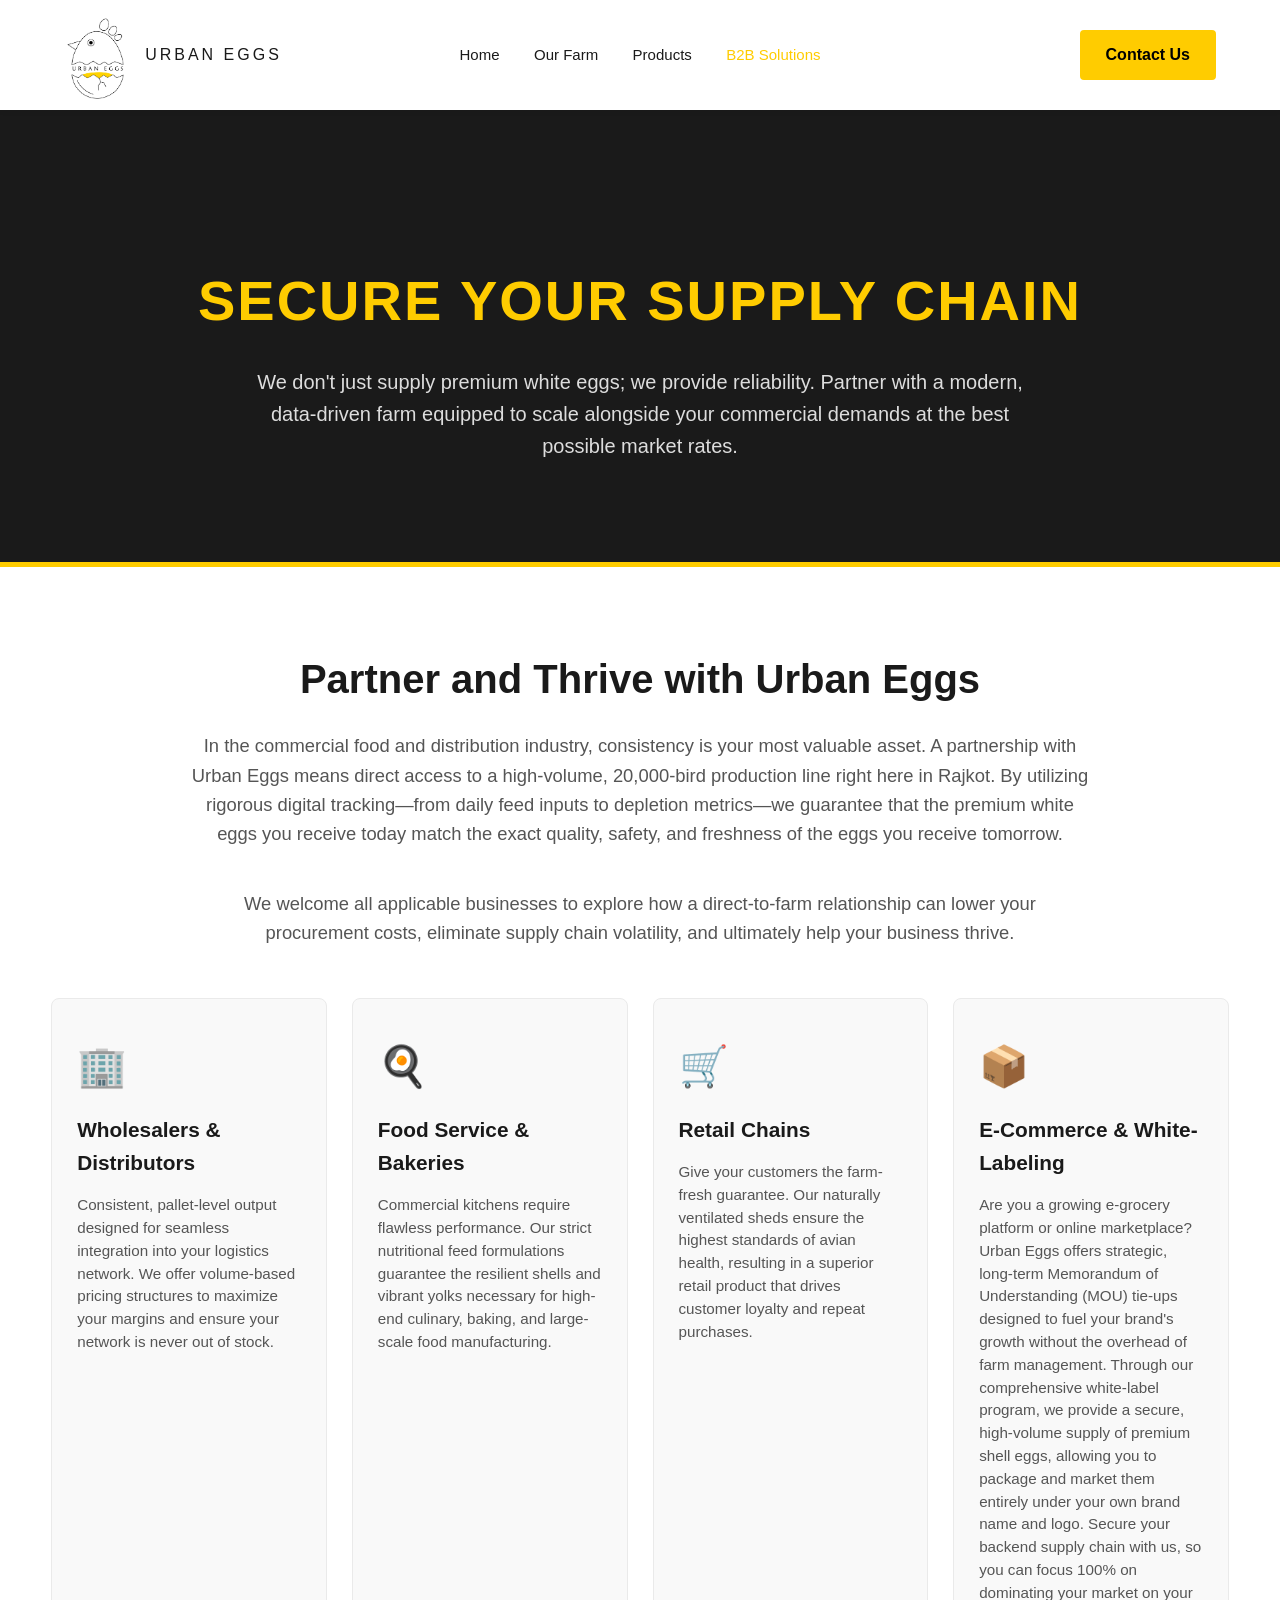
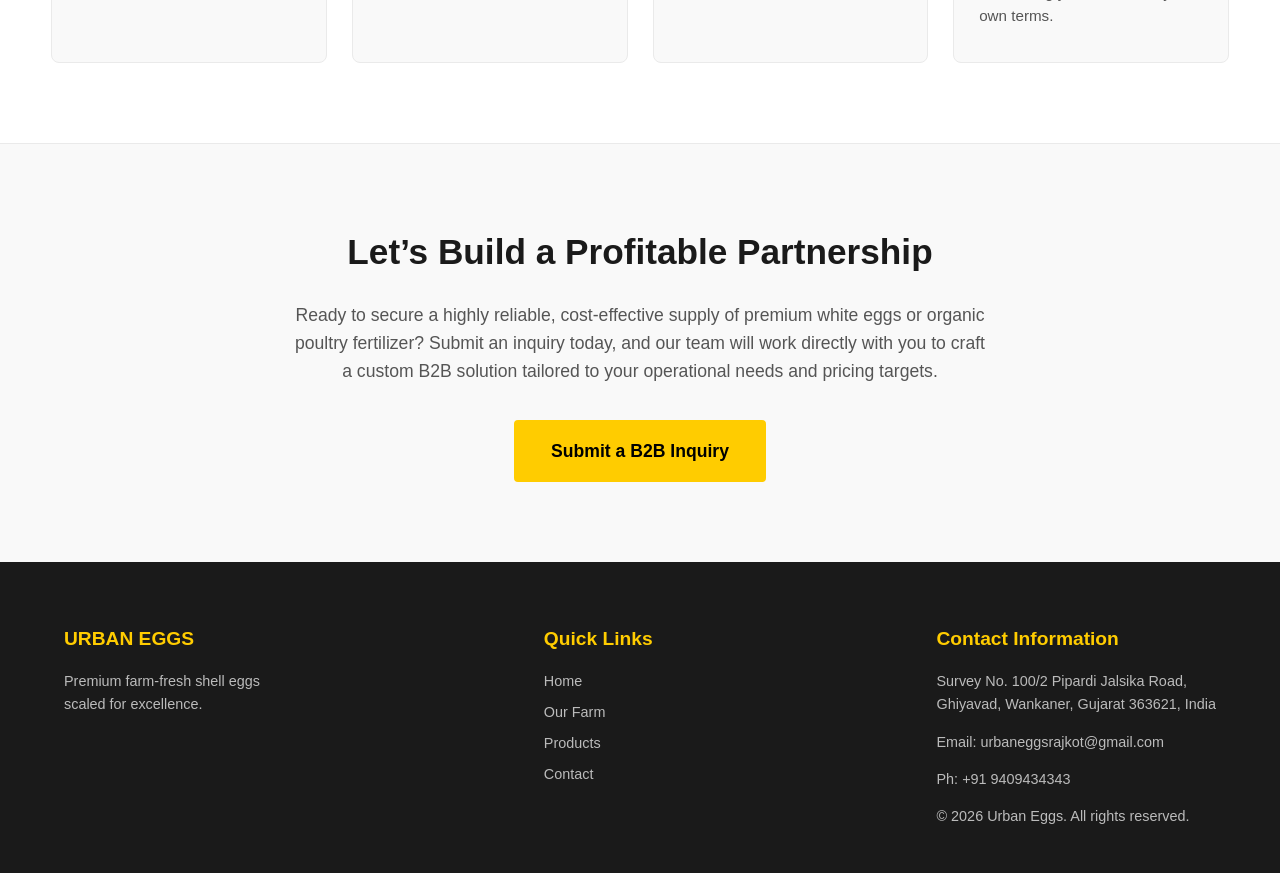
<file: b2b.html>
<!DOCTYPE html>
<html lang="en">
<head>
    <meta charset="UTF-8">
    <meta name="viewport" content="width=device-width, initial-scale=1.0">
    <title>B2B Solutions | Urban Eggs</title>
    <!-- This line adds your logo to the browser tab -->
    <link rel="icon" type="image/jpeg" href="Final Logo.jpeg">
    <style>
        /* Global Styles */
        :root {
            --primary-yellow: #FFCC00;
            --text-dark: #1a1a1a;
            --text-light: #555555;
            --bg-gray: #f9f9f9;
        }
        body {
            font-family: 'Optima', 'Segoe UI', Tahoma, Geneva, Verdana, sans-serif;
            margin: 0;
            padding: 0;
            color: var(--text-dark);
            line-height: 1.6;
            background-color: #ffffff;
        }
        a {
            text-decoration: none;
            color: inherit;
        }

        /* Navigation */
        header {
            display: flex;
            justify-content: space-between;
            align-items: center;
            padding: 5px 5vw;
            background-color: #ffffff;
            box-shadow: 0 2px 5px rgba(0,0,0,0.05);
            position: sticky;
            top: 0;
            z-index: 100;
            min-height: 90px;
        }
        .header-left {
            display: flex;
            flex-direction: row; 
            align-items: center; 
            text-align: left;
            gap: 15px; 
        }
        .header-left img {
            height: 100px; 
            margin: 0; 
            padding: 0;
            display: block; 
        }
        .header-left .brand-name {
            font-size: 16px;
            font-weight: ; 
            letter-spacing: 3px;
            text-transform: uppercase;
            color: var(--text-dark);
            margin: 0; 
            padding: 0;
            line-height: 1; 
        }
        .header-center {
            position: absolute;
            left: 50%;
            transform: translateX(-50%);
        }
        .nav-links a {
            margin: 0 15px;
            font-size: 15px;
            transition: color 0.3s;
        }
        .nav-links a:hover {
            color: var(--primary-yellow);
        }
        .btn-primary {
            background-color: var(--primary-yellow);
            border: 2px solid var(--primary-yellow);
            padding: 10px 24px;
            border-radius: 4px;
            font-weight: bold;
            font-size: 16px;
            color: #000;
            transition: background 0.3s, border-color 0.3s;
            display: inline-block;
        }
        .btn-primary:hover {
            background-color: #e6b800;
            border-color: #e6b800;
        }

        /* Page Hero */
        .b2b-hero {
            background-color: var(--text-dark);
            color: #ffffff;
            padding: 100px 5vw;
            text-align: center;
            border-bottom: 5px solid var(--primary-yellow);
        }
        .b2b-hero h1 {
            font-size: 3.5rem;
            margin-bottom: 20px;
            letter-spacing: 2px;
            text-transform: uppercase;
            color: var(--primary-yellow);
        }
        .b2b-hero p {
            font-size: 1.25rem;
            color: #dddddd;
            max-width: 800px;
            margin: 0 auto;
        }

/* Value Proposition Section */
        .value-prop {
            padding: 80px 4vw; /* Widened to fit 4 cards */
            text-align: center;
            background-color: #ffffff;
        }
        .value-prop h2 {
            font-size: 2.5rem;
            margin-top: 0;
            margin-bottom: 20px;
            color: var(--text-dark);
        }
        .value-prop p {
            font-size: 1.15rem;
            color: var(--text-light);
            max-width: 900px;
            margin: 0 auto 40px auto;
        }

        /* Partnership Grid */
        .partner-grid {
            display: grid;
            grid-template-columns: repeat(4, 1fr); /* 4 equal columns */
            gap: 25px; 
            margin-top: 50px;
        }
        .partner-card {
            background-color: var(--bg-gray);
            border: 1px solid #eaeaea;
            padding: 35px 25px; /* Adjusted padding */
            border-radius: 8px;
            width: 100%;
            box-sizing: border-box; 
            text-align: left;
            transition: transform 0.3s, box-shadow 0.3s;
        }
        .partner-card:hover {
            transform: translateY(-5px);
            box-shadow: 0 10px 20px rgba(0,0,0,0.05);
        }
        .partner-card .icon {
            font-size: 2.5rem;
            margin-bottom: 15px;
            display: block;
        }
        .partner-card h3 {
            font-size: 1.3rem; /* Slightly smaller text */
            margin-top: 0;
            margin-bottom: 15px;
            color: var(--text-dark);
        }
        .partner-card p {
            font-size: 0.95rem; /* Slightly smaller text */
            color: var(--text-light);
            margin: 0;
            line-height: 1.5;
        }

        /* Call to Action Banner */
        .cta-banner {
            background-color: var(--bg-gray);
            border-top: 1px solid #eaeaea;
            text-align: center;
            padding: 80px 5vw;
        }
        .cta-banner h2 {
            font-size: 2.2rem;
            color: var(--text-dark);
            margin-top: 0;
            margin-bottom: 20px;
        }
        .cta-banner p {
            font-size: 1.1rem;
            max-width: 700px;
            margin: 0 auto 35px auto;
            color: var(--text-light);
        }

        /* Footer */
        footer {
            background-color: var(--text-dark);
            color: #ffffff;
            padding: 30px 5vw 40px 5vw; 
            display: flex;
            justify-content: space-between;
            flex-wrap: wrap;
            gap: 40px;
        }
        .footer-col h5 {
            font-size: 1.2rem;
            margin-bottom: 15px;
            color: var(--primary-yellow);
        }
        .footer-col p {
            color: #bbbbbb;
            font-size: 0.9rem;
            margin-bottom: 5px;
        }
        .footer-col > a {
            color: #bbbbbb;
            font-size: 0.9rem;
            margin-bottom: 8px;
            display: block;
            transition: color 0.3s; 
        }
        .footer-col > a:hover {
            color: var(--primary-yellow);
        }
        .footer-col p a {
            display: inline;
            color: #bbbbbb;
        }
        .footer-col p a:hover {
            color: var(--primary-yellow);
        }

        /* --- MOBILE RESPONSIVENESS --- */
        @media (max-width: 850px) {
            /* Stack the Partnership Grid on Mobile */
            .partner-grid {
                grid-template-columns: 1fr; 
                gap: 20px;
            }
            /* 1. Stack the Navigation */
            header {
                flex-direction: column;
                padding: 20px 5vw;
                gap: 15px;
            }
            .header-center {
                position: static;
                transform: none;
            }
            .nav-links {
                display: flex;
                flex-wrap: wrap;
                justify-content: center;
                gap: 10px;
            }
            .nav-links a { margin: 0 8px; }

            /* 2. Shrink Giant Hero Text & Spacing */
            .hero h1, .farm-hero h1, .page-hero h1, .b2b-hero h1 {
                font-size: 2.2rem;
            }
            .hero, .farm-hero, .page-hero, .b2b-hero, .cta-banner {
                padding: 50px 5vw;
            }

            /* 3. Make All Cards Flexible (Products, B2B, Features) */
            .product-card, .catalog-card, .partner-card, .feature {
                width: 100%;
                max-width: 400px; /* Keeps them from getting too wide on tablets */
                box-sizing: border-box; /* Ensures padding doesn't break the width */
                margin: 0 auto;
            }

            /* 4. Stack Side-by-Side Sections (Our Farm Page) */
            .content-section, .content-section.reverse {
                flex-direction: column;
                padding: 50px 5vw;
                gap: 30px;
                text-align: center;
            }

            /* 5. Center and Stack Hero Buttons (Home Page) */
            .hero .btn-primary, .hero .btn-secondary {
                display: block;
                margin: 10px auto;
                width: 80%;
                max-width: 250px;
            }
            .hero .btn-secondary {
                margin-left: auto; /* Fixes the left margin from desktop */
            }
            
            /* 6. Footer adjustments */
            footer {
                flex-direction: column;
                text-align: center;
            }
        }
    </style>
</head>
<body>

    <!-- Header Navigation -->
   <header>
        <div class="header-left">
            <img src="Final Logo.jpeg" alt="Urban Eggs Logo">
            <div class="brand-name">URBAN EGGS</div>
        </div>

        <div class="header-center">
            <nav class="nav-links">
                <a href="index.html">Home</a>
                <a href="our-farm">Our Farm</a>
                <a href="products">Products</a>
                <a href="b2b"style="color: var(--primary-yellow);">B2B Solutions</a>
            </nav>
        </div>

        <a href="contact" class="btn-primary">Contact Us</a>
    </header>

    <!-- Page Hero -->
    <section class="b2b-hero">
        <h1>Secure Your Supply Chain</h1>
        <p>We don't just supply premium white eggs; we provide reliability. Partner with a modern, data-driven farm equipped to scale alongside your commercial demands at the best possible market rates.</p>
    </section>

    <!-- Value Proposition Section -->
    <section class="value-prop">
        <h2>Partner and Thrive with Urban Eggs</h2>
        <p>In the commercial food and distribution industry, consistency is your most valuable asset. A partnership with Urban Eggs means direct access to a high-volume, 20,000-bird production line right here in Rajkot. By utilizing rigorous digital tracking—from daily feed inputs to depletion metrics—we guarantee that the premium white eggs you receive today match the exact quality, safety, and freshness of the eggs you receive tomorrow.</p>
        <p>We welcome all applicable businesses to explore how a direct-to-farm relationship can lower your procurement costs, eliminate supply chain volatility, and ultimately help your business thrive.</p>

        <!-- Partnership Grid -->
        <div class="partner-grid">
            <div class="partner-card">
                <span class="icon">🏢</span>
                <h3>Wholesalers & Distributors</h3>
                <p>Consistent, pallet-level output designed for seamless integration into your logistics network. We offer volume-based pricing structures to maximize your margins and ensure your network is never out of stock.</p>
            </div>
            <div class="partner-card">
                <span class="icon">🍳</span>
                <h3>Food Service & Bakeries</h3>
                <p>Commercial kitchens require flawless performance. Our strict nutritional feed formulations guarantee the resilient shells and vibrant yolks necessary for high-end culinary, baking, and large-scale food manufacturing.</p>
            </div>
            <div class="partner-card">
                <span class="icon">🛒</span>
                <h3>Retail Chains</h3>
                <p>Give your customers the farm-fresh guarantee. Our naturally ventilated sheds ensure the highest standards of avian health, resulting in a superior retail product that drives customer loyalty and repeat purchases.</p>
            </div>
           <!-- E-Commerce & White-Label Partnerships Card -->
            <div class="partner-card">
                <span class="icon">📦</span>
                <h3>E-Commerce & White-Labeling</h3>
                <p>Are you a growing e-grocery platform or online marketplace? Urban Eggs offers strategic, long-term Memorandum of Understanding (MOU) tie-ups designed to fuel your brand's growth without the overhead of farm management. Through our comprehensive white-label program, we provide a secure, high-volume supply of premium shell eggs, allowing you to package and market them entirely under your own brand name and logo. Secure your backend supply chain with us, so you can focus 100% on dominating your market on your own terms.</p>
            </div>
        </div>
    </section>

    <!-- Call to Action Section -->
    <section class="cta-banner">
        <h2>Let’s Build a Profitable Partnership</h2>
        <p>Ready to secure a highly reliable, cost-effective supply of premium white eggs or organic poultry fertilizer? Submit an inquiry today, and our team will work directly with you to craft a custom B2B solution tailored to your operational needs and pricing targets.</p>
        <a href="contact.html" class="btn-primary" style="font-size: 1.1rem; padding: 15px 35px;">Submit a B2B Inquiry</a>
    </section>

    <!-- Footer -->
    <footer>
        <div class="footer-col">
            <h5>URBAN EGGS</h5>
            <p>Premium farm-fresh shell eggs<br>scaled for excellence.</p>
        </div>
        <div class="footer-col">
            <h5>Quick Links</h5>
            <a href="index.html">Home</a>
            <a href="our-farm">Our Farm</a>
            <a href="products">Products</a>
            <a href="contact">Contact</a>
        </div>
        <div class="footer-col">
            <h5>Contact Information</h5>
            <p>
                <a href="https://maps.app.goo.gl/Pf2Z3iV4UfkmTTQk8" target="_blank">
                    Survey No. 100/2 Pipardi Jalsika Road,<br>
                    Ghiyavad, Wankaner, Gujarat 363621, India
                </a>
            </p>
            <p>Email: <a href="mailto:urbaneggsrajkot@gmail.com">urbaneggsrajkot@gmail.com</a></p>
            <p>Ph: <a href="tel:+919409434343">+91 9409434343</a></p>
            <p>© 2026 Urban Eggs. All rights reserved.</p>
        </div>
    </footer>

</body>
</html>
</file>
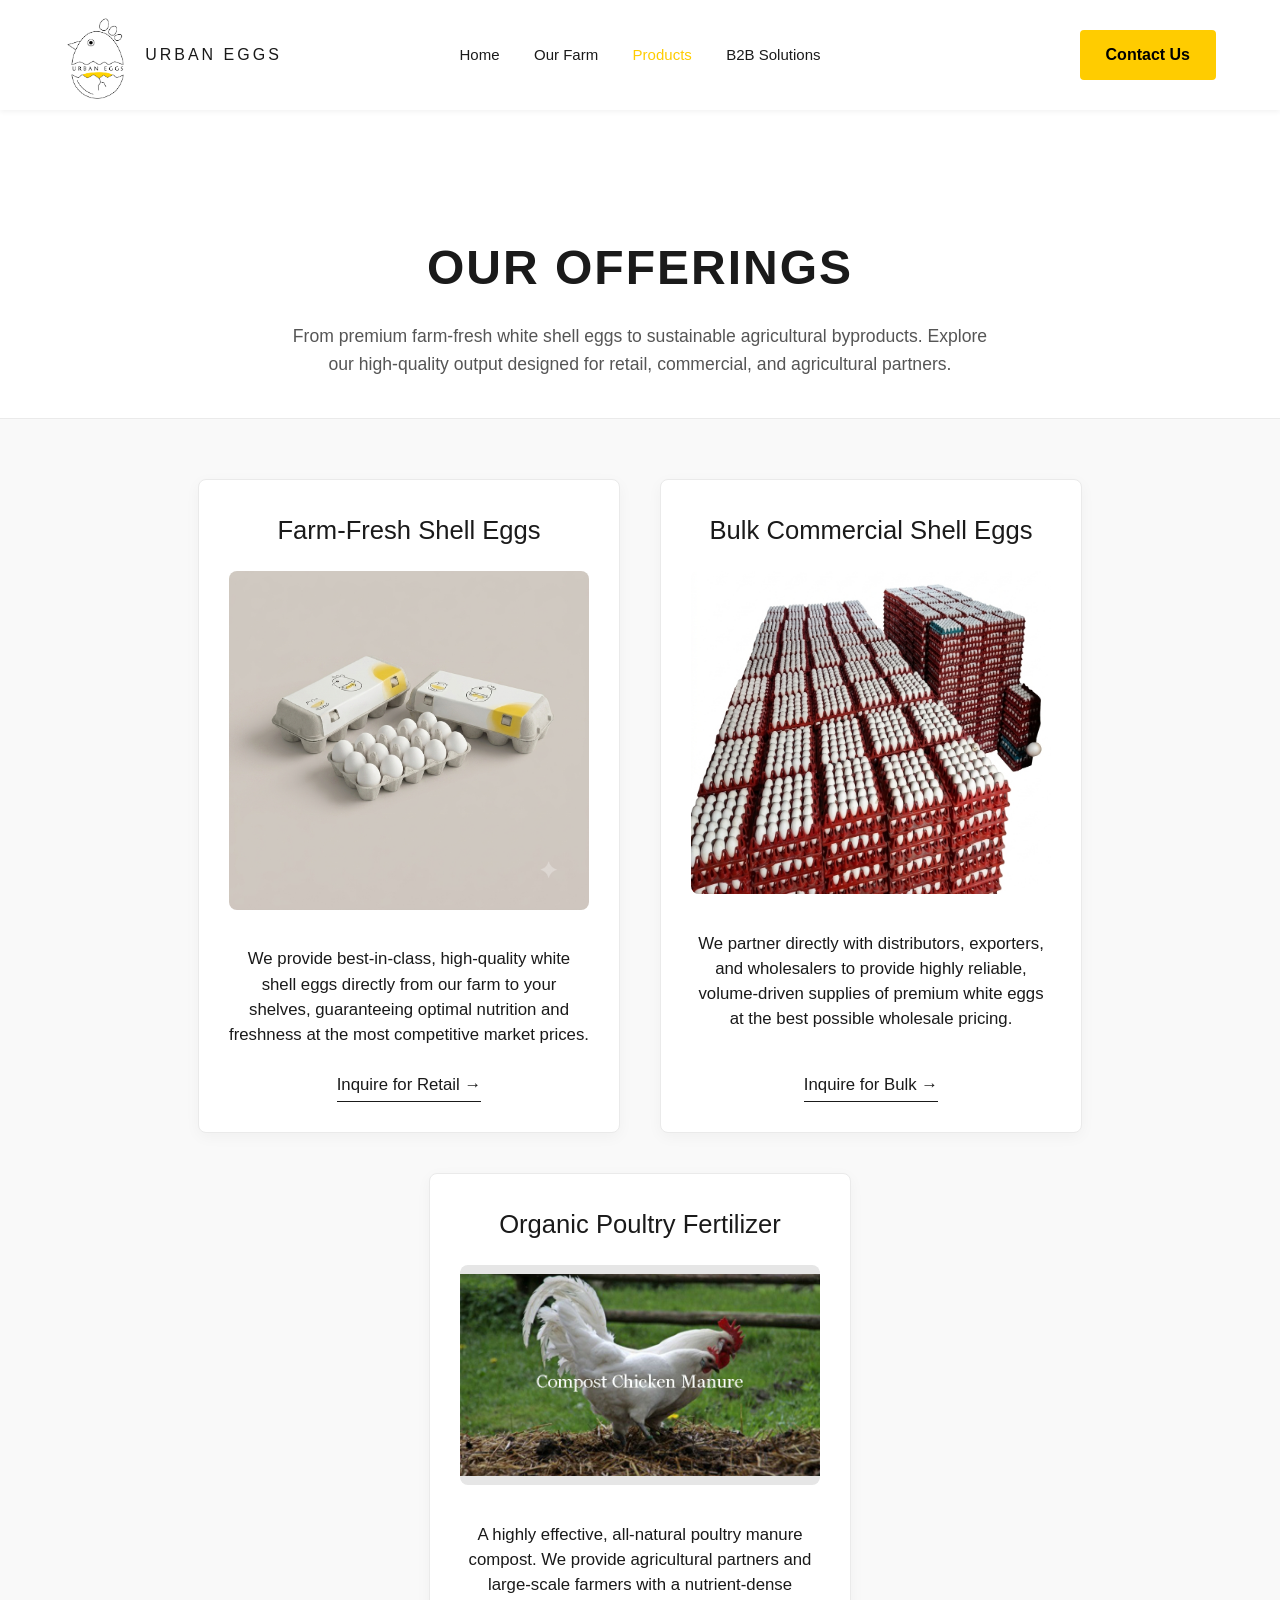
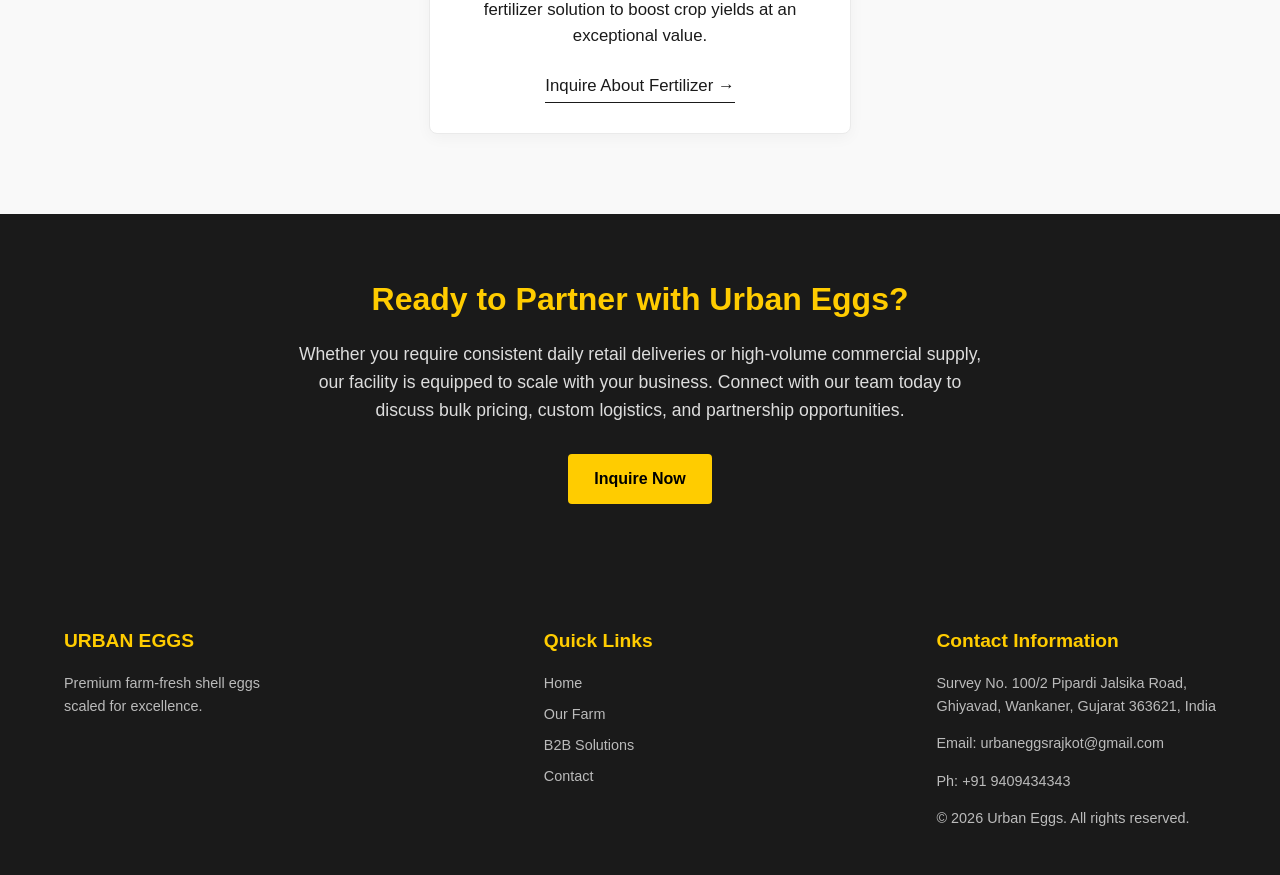
<file: products.html>
<!DOCTYPE html>
<html lang="en">
<head>
    <meta charset="UTF-8">
    <meta name="viewport" content="width=device-width, initial-scale=1.0">
    <title>Our Products | Urban Eggs</title>
    <!-- This line adds your logo to the browser tab -->
    <link rel="icon" type="image/png" href="logo_borderless.png">
    <style>
        /* Global Styles */
        :root {
            --primary-yellow: #FFCC00;
            --text-dark: #1a1a1a;
            --text-light: #555555;
            --bg-gray: #f9f9f9;
        }
        body {
            font-family: 'Optima', 'Segoe UI', Tahoma, Geneva, Verdana, sans-serif;
            margin: 0;
            padding: 0;
            color: var(--text-dark);
            line-height: 1.6;
            background-color: var(--bg-gray);
        }
        a {
            text-decoration: none;
            color: inherit;
        }

        /* Navigation */
        header {
            display: flex;
            justify-content: space-between;
            align-items: center;
            padding: 5px 5vw;
            background-color: #ffffff;
            box-shadow: 0 2px 5px rgba(0,0,0,0.05);
            position: sticky;
            top: 0;
            z-index: 100;
            min-height: 90px;
        }
        .header-left {
            display: flex;
            flex-direction: row; 
            align-items: center; 
            text-align: left;
            gap: 15px; 
        }
        .header-left img {
            height: 100px; 
            margin: 0; 
            padding: 0;
            display: block; 
        }
        .header-left .brand-name {
            font-size: 16px;
            font-weight:; 
            letter-spacing: 3px;
            text-transform: uppercase;
            color: var(--text-dark);
            margin: 0; 
            padding: 0;
            line-height: 1; 
        }
        .header-center {
            position: absolute;
            left: 50%;
            transform: translateX(-50%);
        }
        .nav-links a {
            margin: 0 15px;
            font-size: 15px;
            transition: color 0.3s;
        }
        .nav-links a:hover {
            color: var(--primary-yellow);
        }
        .btn-primary {
            background-color: var(--primary-yellow);
            border: 2px solid var(--primary-yellow);
            padding: 10px 24px;
            border-radius: 4px;
            font-weight: bold;
            font-size: 16px;
            color: #000;
            transition: background 0.3s, border-color 0.3s;
            display: inline-block;
        }
        .btn-primary:hover {
            background-color: #e6b800;
            border-color: #e6b800;
        }

        /* Page Hero */
        .page-hero {
            background-color: #ffffff;
            padding: 80px 5vw 40px 5vw;
            text-align: center;
            border-bottom: 1px solid #eaeaea;
        }
        .page-hero h1 {
            font-size: 3rem;
            margin-bottom: 15px;
            letter-spacing: 2px;
            text-transform: uppercase;
        }
        .page-hero p {
            font-size: 1.1rem;
            color: var(--text-light);
            max-width: 700px;
            margin: 0 auto;
        }

        /* Products Catalog Grid */
        .catalog {
            padding: 60px 10vw;
            display: flex;
            justify-content: center;
            gap: 40px;
            flex-wrap: wrap;
        }
        .catalog-card {
            background-color: #ffffff;
            border: 1px solid #eaeaea;
            border-radius: 8px;
            padding: 30px;
            width: 360px;
            box-shadow: 0 4px 15px rgba(0,0,0,0.04);
            display: flex;
            flex-direction: column;
            align-items: center;
            text-align: center;
        }
        .catalog-card h3 {
            font-size: 1.6rem;
            margin-top: 0;
            margin-bottom: 20px;
            color: var(--text-dark);
            font-weight: normal;
        }
        .catalog-card .img-container {
            width: 100%;
            background-color: #e6e6e6;
            border-radius: 8px;
            margin-bottom: 20px;
            overflow: hidden;
            display: flex;
            justify-content: center;
            align-items: center;
            min-height: 220px;
        }
        .catalog-card img {
            width: 100%;
            height: auto;
            display: block;
        }
        .catalog-card p {
            font-size: 1.05rem;
            color: var(--text-dark);
            margin-bottom: 25px;
            flex-grow: 1; /* Pushes the link to the bottom */
            line-height: 1.5;
        }
        .catalog-card a {
            font-weight: normal;
            color: var(--text-dark);
            font-size: 1.05rem;
            border-bottom: 1px solid var(--text-dark);
            padding-bottom: 2px;
            margin-top: auto; /* Aligns all links perfectly at the bottom */
            transition: color 0.3s, border-color 0.3s;
        }
        .catalog-card a:hover {
            color: var(--primary-yellow);
            border-bottom-color: var(--primary-yellow);
        }

        /* Call to Action Banner */
        .cta-banner {
            background-color: var(--text-dark);
            color: #ffffff;
            text-align: center;
            padding: 60px 5vw;
            margin-top: 20px;
        }
        .cta-banner h2 {
            font-size: 2rem;
            color: var(--primary-yellow);
            margin-top: 0;
            margin-bottom: 15px;
        }
        .cta-banner p {
            font-size: 1.1rem;
            max-width: 700px;
            margin: 0 auto 30px auto;
            color: #dddddd;
        }

        /* Footer */
        footer {
            background-color: var(--text-dark);
            color: #ffffff;
            padding: 30px 5vw 40px 5vw; 
            display: flex;
            justify-content: space-between;
            flex-wrap: wrap;
            gap: 40px;
        }
        .footer-col h5 {
            font-size: 1.2rem;
            margin-bottom: 15px;
            color: var(--primary-yellow);
        }
        .footer-col p {
            color: #bbbbbb;
            font-size: 0.9rem;
            margin-bottom: 5px;
        }
        .footer-col > a {
            color: #bbbbbb;
            font-size: 0.9rem;
            margin-bottom: 8px;
            display: block;
            transition: color 0.3s; 
        }
        .footer-col > a:hover {
            color: var(--primary-yellow);
        }
        .footer-col p a {
            display: inline;
            color: #bbbbbb;
        }
        .footer-col p a:hover {
            color: var(--primary-yellow);
        }
/* --- MOBILE RESPONSIVENESS --- */
        @media (max-width: 850px) {
            /* --- SMOOTH SCROLLING HEADER --- */
            header {
                transition: padding 0.3s ease, gap 0.3s ease;
            }
            .header-left img {
                transition: height 0.3s ease;
            }
            /* Gives the links and button a smooth fade/slide animation */
            .header-center, header > .btn-primary {
                transition: max-height 0.3s ease, opacity 0.2s ease, margin 0.3s ease;
                max-height: 300px; 
                opacity: 1;
                overflow: hidden;
            }

            /* The Scrolled State */
           header.scrolled {
                padding: 10px 5vw;
                gap: 0;
                min-height: auto; /* This forces it to ignore the desktop height rule! */
            }
            header.scrolled .header-center,
            header.scrolled > .btn-primary {
                max-height: 0;
                opacity: 0;
                margin: 0;
                border: none;
                pointer-events: none; /* Prevents accidental clicks when invisible */
            }
            header.scrolled .header-left img {
                height: 60px;
            }
            
            /* 1. Stack the Navigation */
            header {
                flex-direction: column;
                padding: 20px 5vw;
                gap: 15px;
            }
            .header-center {
                position: static;
                transform: none;
            }
            .nav-links {
                display: flex;
                flex-wrap: wrap;
                justify-content: center;
                gap: 10px;
            }
            .nav-links a { margin: 0 8px; }

            /* 2. Shrink Giant Hero Text & Spacing */
            .hero h1, .farm-hero h1, .page-hero h1, .b2b-hero h1 {
                font-size: 2.2rem;
            }
            .hero, .farm-hero, .page-hero, .b2b-hero, .cta-banner {
                padding: 50px 5vw;
            }

            /* 3. Make All Cards Flexible (Products, B2B, Features) */
            .product-card, .catalog-card, .partner-card, .feature {
                width: 100%;
                max-width: 400px; /* Keeps them from getting too wide on tablets */
                box-sizing: border-box; /* Ensures padding doesn't break the width */
                margin: 0 auto;
            }

            /* 4. Stack Side-by-Side Sections (Our Farm Page) */
            .content-section, .content-section.reverse {
                flex-direction: column;
                padding: 50px 5vw;
                gap: 30px;
                text-align: center;
            }

            /* 5. Center and Stack Hero Buttons (Home Page) */
            .hero .btn-primary, .hero .btn-secondary {
                display: block;
                margin: 10px auto;
                width: 80%;
                max-width: 250px;
            }
            .hero .btn-secondary {
                margin-left: auto; /* Fixes the left margin from desktop */
            }
            
            /* 6. Footer adjustments */
            footer {
                flex-direction: column;
                text-align: center;
            }
        }
        
    </style>
</head>
<body>

    <!-- Header Navigation -->
    <header>
        <div class="header-left">
            <img src="Final Logo.jpeg" alt="Urban Eggs Logo">
            <div class="brand-name">URBAN EGGS</div>
        </div>

        <div class="header-center">
            <nav class="nav-links">
                <a href="/">Home</a>
                <a href="our-farm">Our Farm</a>
                <a href="products" style="color: var(--primary-yellow);">Products</a>
                <a href="b2b">B2B Solutions</a>
            </nav>
        </div>

        <a href="contact" class="btn-primary">Contact Us</a>
    </header>

    <!-- Page Hero -->
    <section class="page-hero">
        <h1>Our Offerings</h1>
        <p>From premium farm-fresh white shell eggs to sustainable agricultural byproducts. Explore our high-quality output designed for retail, commercial, and agricultural partners.</p>
    </section>

    <!-- Products Catalog Grid -->
    <section class="catalog">
        
        <!-- Product 1: Retail Eggs -->
        <div class="catalog-card">
            <h3>Farm-Fresh Shell Eggs</h3>
            <div class="img-container">
                <img src="Egg package.png" alt="Premium White Shell Eggs Packaging">
            </div>
            <p>We provide best-in-class, high-quality white shell eggs directly from our farm to your shelves, guaranteeing optimal nutrition and freshness at the most competitive market prices.</p>
            <a href="contact">Inquire for Retail &rarr;</a>
        </div>

        <!-- Product 2: Commercial Bulk Eggs -->
        <div class="catalog-card">
            <h3>Bulk Commercial Shell Eggs</h3>
            <div class="img-container">
                <!-- Using the background-removed bulk egg image generated earlier -->
                <img src="Bulkeggs.png" alt="Bulk Commercial White Eggs">
            </div>
            <p>We partner directly with distributors, exporters, and wholesalers to provide highly reliable, volume-driven supplies of premium white eggs at the best possible wholesale pricing.</p>
            <a href="contact">Inquire for Bulk &rarr;</a>
        </div>

        <!-- Product 3: Organic Fertilizer -->
        <div class="catalog-card">
            <h3>Organic Poultry Fertilizer</h3>
            <div class="img-container">
                <!-- Replace with an image of your fertilizer -->
                <img src="manure.jpg" alt="Premium Organic Poultry Fertilizer">
            </div>
            <p>A highly effective, all-natural poultry manure compost. We provide agricultural partners and large-scale farmers with a nutrient-dense fertilizer solution to boost crop yields at an exceptional value.</p>
            <a href="contact">Inquire About Fertilizer &rarr;</a>
        </div>

    </section>

    <!-- Call to Action Section -->
    <section class="cta-banner">
        <h2>Ready to Partner with Urban Eggs?</h2>
        <p>Whether you require consistent daily retail deliveries or high-volume commercial supply, our facility is equipped to scale with your business. Connect with our team today to discuss bulk pricing, custom logistics, and partnership opportunities.</p>
        <a href="contact" class="btn-primary">Inquire Now</a>
    </section>

    <!-- Footer -->
    <footer>
        <div class="footer-col">
            <h5>URBAN EGGS</h5>
            <p>Premium farm-fresh shell eggs<br>scaled for excellence.</p>
        </div>
        <div class="footer-col">
            <h5>Quick Links</h5>
            <a href="/">Home</a>
            <a href="our-farm">Our Farm</a>
            <a href="b2b">B2B Solutions</a>
            <a href="contact">Contact</a>
        </div>
        <div class="footer-col">
            <h5>Contact Information</h5>
            <p>
                <a href="https://maps.app.goo.gl/Pf2Z3iV4UfkmTTQk8" target="_blank">
                    Survey No. 100/2 Pipardi Jalsika Road,<br>
                    Ghiyavad, Wankaner, Gujarat 363621, India
                </a>
            </p>
            <p>Email: <a href="mailto:urbaneggsrajkot@gmail.com">urbaneggsrajkot@gmail.com</a></p>
            <p>Ph: <a href="tel:+919409434343">+91 9409434343</a></p>
            <p>© 2026 Urban Eggs. All rights reserved.</p>
        </div>
    </footer>

<script>
        window.addEventListener('scroll', function() {
            const header = document.querySelector('header');
            
            // Wait until they scroll significantly down the page (200px)
            if (window.scrollY > 200) {
                header.classList.add('scrolled');
            } 
            // Bring it back only when they scroll all the way back to the top (< 50px)
            else if (window.scrollY < 50) {
                header.classList.remove('scrolled');
            }
        });
    </script>
    
</body>
</html>
    
</body>
</html>
</file>
